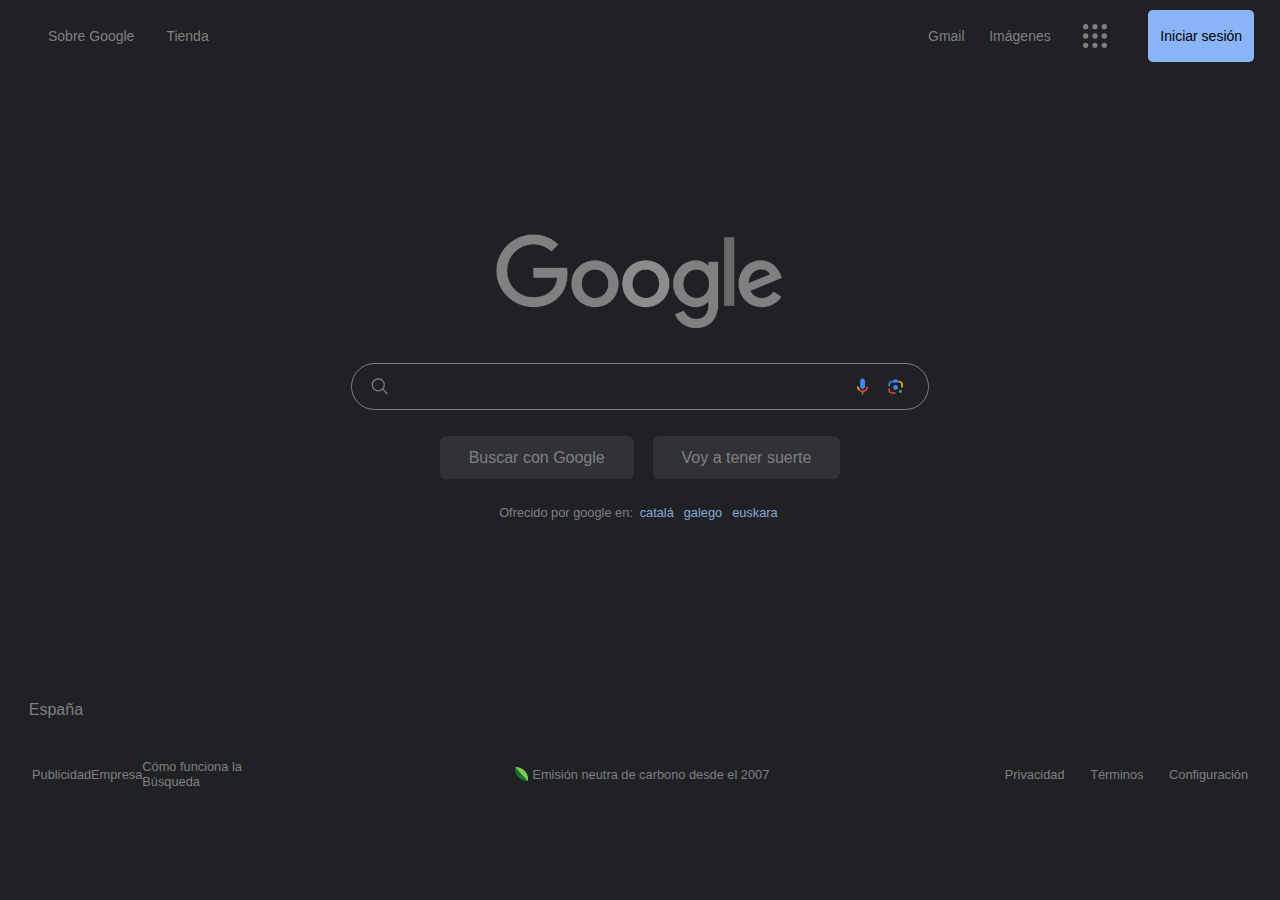
<file: index.html>
<!DOCTYPE html>
<html lang="en">
<head>
    <meta charset="UTF-8">
    <meta http-equiv="X-UA-Compatible" content="IE=edge">
    <meta name="viewport" content="width=device-width, initial-scale=1.0">
    <link rel="stylesheet" href="./css/style.css">
    <title>Google page</title>
</head>
<body>
    
<div class="header">
    <div class="left">
        <div><a href="https://about.google/?fg=1&utm_source=google-ES&utm_medium=referral&utm_campaign=hp-header">Sobre Google</a></div>
        <div><a href="https://store.google.com/ES/?utm_source=hp_header&utm_medium=google_ooo&utm_campaign=GS100042&hl=es-ES&pli=1">Tienda</a></div>
    </div>
    <div></div>
    <div class="right">
        <div class="gmail"><a href="https://mail.google.com/"> Gmail</a></div>
        <div class="imagenes"><a href="https://www.google.es/imghp?hl=es&authuser=0&ogbl">Imágenes</a></div>
        <div class="main"> <div class="circle-main"><svg xmlns="http://www.w3.org/2000/svg" xmlns:xlink="http://www.w3.org/1999/xlink" width="48" height="48" viewBox="0 0 48 48"><path fill="#808080" d="M10 14a4 4 0 1 0 0-8a4 4 0 0 0 0 8Zm14 0a4 4 0 1 0 0-8a4 4 0 0 0 0 8Zm14 0a4 4 0 1 0 0-8a4 4 0 0 0 0 8ZM10 28a4 4 0 1 0 0-8a4 4 0 0 0 0 8Zm14 0a4 4 0 1 0 0-8a4 4 0 0 0 0 8Zm14 0a4 4 0 1 0 0-8a4 4 0 0 0 0 8ZM10 42a4 4 0 1 0 0-8a4 4 0 0 0 0 8Zm14 0a4 4 0 1 0 0-8a4 4 0 0 0 0 8Zm14 0a4 4 0 1 0 0-8a4 4 0 0 0 0 8Z"></path></svg></div></div>
        <div class="box-sesion"><div class="sesion">Iniciar sesión</div>
    </div>
    </div>

</div>

<div class="info">
    <div class="box-title"><img class="logo-google" src="./images/google-white.png" alt="Google"></div>
    
    <div class="box-input">
        <svg class="search-icon" xmlns="http://www.w3.org/2000/svg" xmlns:xlink="http://www.w3.org/1999/xlink" width="32" height="32" viewBox="0 0 32 32"><path fill="#808080" d="m29 27.586l-7.552-7.552a11.018 11.018 0 1 0-1.414 1.414L27.586 29ZM4 13a9 9 0 1 1 9 9a9.01 9.01 0 0 1-9-9Z"></path></svg>



        <input type="text" class="input">



       <div class="icons-right">
        <svg class="goxjub" focusable="false" viewBox="0 0 24 24" xmlns="http://www.w3.org/2000/svg"><path fill="#4285f4" d="m12 15c1.66 0 3-1.31 3-2.97v-7.02c0-1.66-1.34-3.01-3-3.01s-3 1.34-3 3.01v7.02c0 1.66 1.34 2.97 3 2.97z"></path><path fill="#34a853" d="m11 18.08h2v3.92h-2z"></path><path fill="#fbbc05" d="m7.05 16.87c-1.27-1.33-2.05-2.83-2.05-4.87h2c0 1.45 0.56 2.42 1.47 3.38v0.32l-1.15 1.18z"></path><path fill="#ea4335" d="m12 16.93a4.97 5.25 0 0 1 -3.54 -1.55l-1.41 1.49c1.26 1.34 3.02 2.13 4.95 2.13 3.87 0 6.99-2.92 6.99-7h-1.99c0 2.92-2.24 4.93-5 4.93z"></path></svg>
        <svg class="Gdd5U" focusable="false" viewBox="0 0 192 192" xmlns="http://www.w3.org/2000/svg"><rect fill="none" height="192" width="192"></rect><g><circle fill="#34a853" cx="144.07" cy="144" r="16"></circle><circle fill="#4285f4" cx="96.07" cy="104" r="24"></circle><path fill="#ea4335" d="M24,135.2c0,18.11,14.69,32.8,32.8,32.8H96v-16l-40.1-0.1c-8.8,0-15.9-8.19-15.9-17.9v-18H24V135.2z"></path><path fill="#fbbc05" d="M168,72.8c0-18.11-14.69-32.8-32.8-32.8H116l20,16c8.8,0,16,8.29,16,18v30h16V72.8z"></path><path fill="#4285f4" d="M112,24l-32,0L68,40H56.8C38.69,40,24,54.69,24,72.8V92h16V74c0-9.71,7.2-18,16-18h80L112,24z"></path></g></svg>
       </div>
    </div>

    <div class="buttons">
        <div class="button-buscar">Buscar con Google</div>
        <div class="button-suerte">Voy a tener suerte</div>
    </div>
    <div class="languajes">Ofrecido por google en: 

        <a href="" class="idiomas">catalá</a>
        <a href="" class="idiomas">galego</a>
        <a href="" class="idiomas">euskara</a>


    </div>

</div>

<div class="footer">
    <div class="footer-box-top">
        <div class="pais">
            España
        </div>
    </div>
    <div class="footer-box-bottom">
        <div class="footer-left">
            <div><a href="https://ads.google.com/intl/es_es/home/?subid=ww-ww-et-g-awa-a-g_hpafoot1_1!o2&utm_source=google.com&utm_medium=referral&utm_campaign=google_hpafooter&fg=1">Publicidad</a></div>
            <div><a href="https://smallbusiness.withgoogle.com/intl/es_es/?subid=es-es-et-g-awa-a-g_hpbfoot1_1!o2&utm_source=google&utm_medium=ep&utm_campaign=google_hpbfooter&utm_content=google_hpbfooter&gmbsrc=es-es-et-gs-z-gmb-s-z-u~sb-g4sb_srvcs-u#!/">Empresa</a></div>
            <div><a href="https://www.google.com/search/howsearchworks/?fg=1">Cómo funciona la Búsqueda</a></div>
        </div>
        <div class="footer-center"> <img class="leaf" src="./images\leaf.png" alt=""><a href="https://sustainability.google/intl/es/carbon-free/?utm_source=googlehpfooter&utm_medium=housepromos&utm_campaign=bottom-footer&utm_content=#home"> Emisión neutra de carbono desde el 2007</a></div>
        <div class="footer-right">
            <div><a href="https://policies.google.com/privacy?hl=es&fg=1">Privacidad</a></div>
            <div><a href="https://policies.google.com/terms?hl=es&fg=1">Términos</a></div>
            <div><a href="">Configuración</a></div>
        </div>
    </div>
</div>




</body>
</html>
</file>
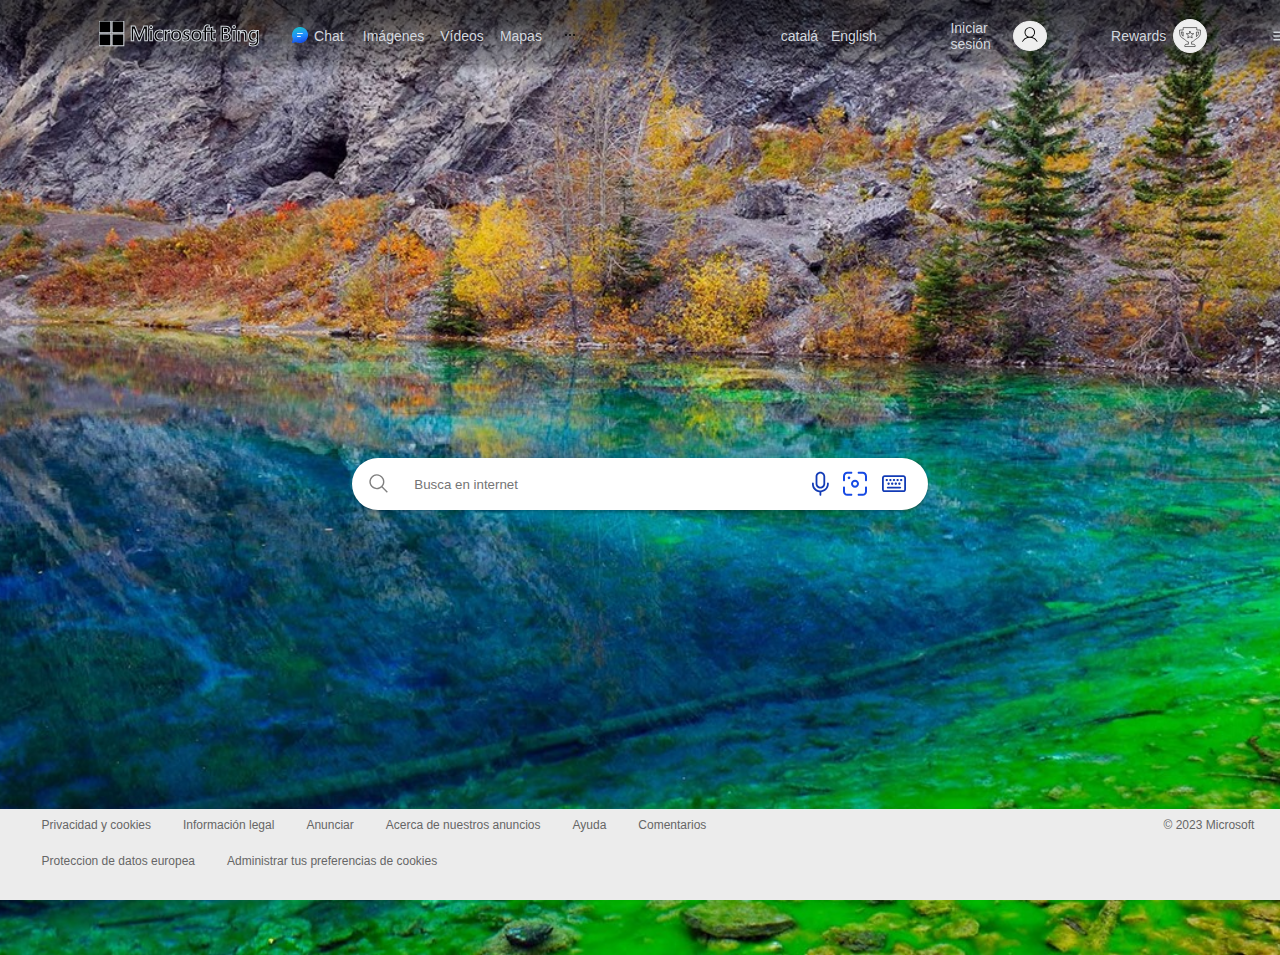
<file: bing/index.html>
<!DOCTYPE html>
<html lang="en">
  <head>
    <meta charset="UTF-8" />
    <meta http-equiv="X-UA-Compatible" content="IE=edge" />
    <meta name="viewport" content="width=device-width, initial-scale=1.0" />
    <link rel="stylesheet" href="./css/style.css" />
    <title>Bing page</title>
  </head>
  <body>
    <div class="header">
      <div class="box-logo">
        <div class="box-logo">
            <svg
              class="logo"
              role="img"
              viewBox="0 0 154 28"
              aria-label="Bing"
              tabindex="0"
            >
              <svg class="squares" aria-hidden="true">
                <path stroke="#d2d7de" class="top_l" d="M11.35 0H0v11.35h11.35z"></path>
                <path stroke="#d2d7de" class="top_r" d="M23.88 0H12.53v11.35h11.35z"></path>
                <path stroke="#d2d7de" class="bom_l" d="M11.35 12.53H0v11.35h11.35z"></path>
                <path stroke="#d2d7de" class="bom_r" d="M23.88 12.53H12.53v11.35h11.35z"></path>
              </svg>
              <path
              stroke="#d2d7de"
                d="M46.55 4.77V19.1h-2.48V7.87h-.05L39.59 19.1h-1.65L33.37 7.87h-.03V19.1h-2.3V4.77h3.57l4.11 10.62h.06l4.35-10.62zm2.08 1.1c0-.4.15-.74.44-1.01.29-.27.63-.4 1.03-.4a1.44 1.44 0 011.48 1.4c0 .4-.14.73-.43 1-.28.26-.64.4-1.05.4s-.76-.14-1.04-.41c-.29-.27-.43-.6-.43-.99zm2.67 2.96V19.1h-2.42V8.83zm7.34 8.51c.35 0 .75-.08 1.18-.24.44-.17.84-.39 1.2-.66v2.24c-.38.22-.82.4-1.3.5a7.2 7.2 0 01-1.62.17 4.97 4.97 0 01-3.7-1.43A4.99 4.99 0 0153 14.26c0-1.65.48-3.01 1.45-4.08.96-1.07 2.33-1.6 4.1-1.6a5.62 5.62 0 012.48.58v2.31a5 5 0 00-1.14-.63 3.32 3.32 0 00-1.2-.23c-.95 0-1.72.31-2.3.93s-.89 1.46-.89 2.51c0 1.04.29 1.85.85 2.43.56.58 1.33.86 2.3.86zm9.27-8.68a2.54 2.54 0 01.91.14v2.45a2.56 2.56 0 00-1.44-.4c-.6 0-1.1.26-1.5.76s-.62 1.27-.62 2.3v5.2h-2.42V8.82h2.42v1.62h.04c.22-.56.56-1 1-1.31.45-.32.98-.48 1.6-.48zm1.04 5.46c0-1.7.48-3.05 1.44-4.04s2.3-1.49 4-1.49c1.6 0 2.85.48 3.76 1.43s1.35 2.25 1.35 3.88c0 1.66-.48 2.99-1.44 3.97a5.22 5.22 0 01-3.92 1.48c-1.59 0-2.85-.47-3.79-1.4a5.17 5.17 0 01-1.4-3.83zm2.52-.08c0 1.07.24 1.89.73 2.46s1.18.84 2.09.84c.87 0 1.54-.28 2-.84s.7-1.41.7-2.52c0-1.1-.24-1.94-.72-2.5a2.48 2.48 0 00-2-.85c-.89 0-1.57.3-2.06.88-.5.6-.74 1.44-.74 2.53zm11.63-2.51c0 .35.1.62.33.82.22.2.7.44 1.46.74.96.39 1.64.82 2.03 1.3.39.49.58 1.07.58 1.76 0 .96-.37 1.74-1.11 2.33s-1.75.88-3.01.88a7.25 7.25 0 01-2.73-.56v-2.37c.44.3.91.55 1.42.73.5.18.97.27 1.38.27.55 0 .95-.08 1.21-.23.26-.16.39-.41.39-.77 0-.34-.14-.62-.4-.85-.28-.23-.79-.5-1.54-.8-.89-.37-1.52-.79-1.9-1.26s-.56-1.05-.56-1.77c0-.93.37-1.7 1.1-2.29.75-.6 1.7-.9 2.87-.9a7.06 7.06 0 012.33.44v2.3c-.32-.22-.7-.4-1.12-.56a3.74 3.74 0 00-1.27-.23c-.46 0-.82.1-1.07.27a.86.86 0 00-.4.75zm5.44 2.59c0-1.7.48-3.05 1.44-4.04a5.3 5.3 0 014-1.49c1.6 0 2.86.48 3.76 1.43s1.35 2.25 1.35 3.88c0 1.66-.48 2.99-1.44 3.97a5.22 5.22 0 01-3.91 1.48c-1.6 0-2.86-.47-3.8-1.4a5.17 5.17 0 01-1.4-3.83zm2.52-.08c0 1.07.24 1.89.73 2.46s1.18.84 2.1.84c.87 0 1.54-.28 2-.84s.7-1.41.7-2.52c0-1.1-.25-1.94-.72-2.5a2.48 2.48 0 00-2-.85c-.89 0-1.58.3-2.07.88a3.8 3.8 0 00-.74 2.53zm16.06-3.23h-3.6v8.3h-2.45v-8.3h-1.72V8.83h1.72V7.4a3.56 3.56 0 013.75-3.69c.3 0 .56.02.78.05.23.03.43.08.6.14v2.09a2.42 2.42 0 00-1.1-.27c-.51 0-.9.16-1.18.47-.27.32-.4.78-.4 1.4v1.25h3.6V6.53l2.42-.74v3.05H112v1.97h-2.45v4.8c0 .64.12 1.09.35 1.35.23.26.59.39 1.08.39a2.35 2.35 0 001.02-.34v2c-.15.09-.4.17-.76.24s-.7.1-1.06.1c-1.01 0-1.78-.26-2.29-.8-.5-.55-.76-1.36-.76-2.46v-5.28z"
              ></path>
              <path
              stroke="#d2d7de"
                class="b_text"
                d="M117.5 19.24V5.07h4.5c1.37 0 2.46.3 3.26.9.8.6 1.2 1.38 1.2 2.34 0 .8-.23 1.5-.68 2.1a3.68 3.68 0 01-1.89 1.26v.04c.98.11 1.75.47 2.33 1.09.59.6.88 1.4.88 2.37 0 1.21-.48 2.2-1.43 2.94s-2.16 1.13-3.62 1.13zm2.35-12.28v4.03h1.52c.82 0 1.46-.2 1.92-.57.47-.4.7-.94.7-1.64 0-1.22-.81-1.82-2.43-1.82zm0 5.92v4.48h2c.88 0 1.56-.2 2.03-.6.48-.41.72-.97.72-1.68 0-1.47-1.01-2.2-3.05-2.2zM129.97 7c-.37 0-.7-.13-.96-.37-.27-.24-.4-.55-.4-.93s.13-.69.4-.94.59-.37.97-.37.71.12.98.37.4.57.4.94c0 .36-.13.66-.4.92-.27.25-.6.38-.99.38zm1.14 12.24h-2.29V9.12h2.3zM142.46 19.24h-2.29v-5.7c0-1.9-.67-2.84-2-2.84-.7 0-1.28.27-1.74.8a2.9 2.9 0 00-.68 1.97v5.77h-2.3V9.12h2.3v1.68h.04a3.6 3.6 0 013.28-1.92c1.1 0 1.94.36 2.52 1.08.58.71.87 1.74.87 3.1zM153.81 18.43c0 3.71-1.86 5.57-5.6 5.57a8.35 8.35 0 01-3.45-.66v-2.1c1.1.64 2.16.95 3.15.95 2.4 0 3.61-1.18 3.61-3.55v-1.1h-.04a3.71 3.71 0 01-3.42 1.93 3.72 3.72 0 01-2.98-1.34 5.49 5.49 0 01-1.13-3.63c0-1.72.4-3.08 1.22-4.1s1.92-1.52 3.34-1.52c1.33 0 2.32.55 2.97 1.64h.04v-1.4h2.3zm-2.27-3.82v-1.32c0-.71-.24-1.32-.71-1.82a2.3 2.3 0 00-1.76-.76c-.87 0-1.55.33-2.04.97a4.34 4.34 0 00-.74 2.69c0 1 .24 1.79.7 2.39.48.6 1.1.89 1.88.89.8 0 1.44-.29 1.93-.85.5-.58.74-1.3.74-2.2z"
              ></path>
            </svg>
        </div>
      </div>

      <div class="left">
        <div class="box-chat">
          <div>
            <a href=""><img src="./images/chat.png" alt="" /></a>
          </div>
          <div><a href="">Chat</a></div>
        </div>
        <div><a href="">Imágenes</a></div>
        <div><a href="">Vídeos</a></div>
        <div><a href="">Mapas</a></div>
        <div>
          <a href=""
            ><svg
              xmlns="http://www.w3.org/2000/svg"
              xmlns:xlink="http://www.w3.org/1999/xlink"
              width="24"
              height="24"
              viewBox="0 0 24 24"
            >
              <path
                fill="none"
                stroke="#000000"
                stroke-linecap="round"
                stroke-linejoin="round"
                stroke-width="2"
                d="M12 12h.01M8 12h.01M16 12h.01"
              ></path></svg
          ></a>
        </div>
      </div>

      <div></div>
      <div class="right">
        <div class="languajes">
          <div><a href="">catalá</a></div>
          <div><a href="">English</a></div>
        </div>
        <div class="login">
          <div class="text-login"> <a href=""> Iniciar sesión</a></div>
          <div class="image-login">
            <svg
              xmlns="http://www.w3.org/2000/svg"
              xmlns:xlink="http://www.w3.org/1999/xlink"
              width="256"
              height="256"
              viewBox="0 0 256 256"
            >
              <path
                fill="#000000"
                d="M230.2 213a118.3 118.3 0 0 0-70.5-54.6a70 70 0 1 0-63.4 0A118.3 118.3 0 0 0 25.8 213a5.9 5.9 0 0 0 2.2 8.2a6 6 0 0 0 8.2-2.2a106 106 0 0 1 183.6 0a6 6 0 0 0 5.2 3a6.4 6.4 0 0 0 3-.8a5.9 5.9 0 0 0 2.2-8.2ZM70 96a58 58 0 1 1 58 58a58 58 0 0 1-58-58Z"
              ></path>
            </svg>
          </div>
        </div>
        <div class="rewards">
          <div class="text-rewards"> <a href=""> Rewards </a></div>
          <div class="image-rewards">
            <svg
              xmlns="http://www.w3.org/2000/svg"
              xmlns:xlink="http://www.w3.org/1999/xlink"
              width="48"
              height="48"
              viewBox="0 0 48 48"
            >
              <path
                fill="none"
                stroke="#000000"
                stroke-linecap="round"
                stroke-linejoin="round"
                d="M11.28 9v3.82H4.5v3.74c0 6.26 1.86 9.75 6.33 11.92a21 21 0 0 1 4.56 3.31a11.08 11.08 0 0 0 3.92 2.69L21 35v4.53h-2.58c-3.12 0-4.17.71-4.17 2.82v1.42h19.5V42.5c0-2.07-1.28-3-4.24-3H27V35l1.72-.51a11 11 0 0 0 3.92-2.7a22.75 22.75 0 0 1 4.74-3.47a11.08 11.08 0 0 0 5.71-6.49a27.27 27.27 0 0 0 .44-5.29v-3.71h-6.81V9ZM24 15.37l2.05 4.24h4.94l-3.87 3.57l1.11 4.56L24 25.47l-4.23 2.3l1.11-4.56L17 19.64h4.95ZM8.06 16.64h3.16v7.88c-.33.2-1.36-1-2.11-2.37a11.81 11.81 0 0 1-.81-3.28Zm28.72 0h3.44l-.29 2.2a7.5 7.5 0 0 1-2.07 4.9a3.68 3.68 0 0 1-1.11 1Z"
              ></path>
            </svg>
          </div>
        </div>
        <div class="menu">
          <svg
            xmlns="http://www.w3.org/2000/svg"
            xmlns:xlink="http://www.w3.org/1999/xlink"
            width="24"
            height="24"
            viewBox="0 0 24 24"
          >
            <path
              fill="#d2d7de"
              d="M4 18h16c.55 0 1-.45 1-1s-.45-1-1-1H4c-.55 0-1 .45-1 1s.45 1 1 1zm0-5h16c.55 0 1-.45 1-1s-.45-1-1-1H4c-.55 0-1 .45-1 1s.45 1 1 1zM3 7c0 .55.45 1 1 1h16c.55 0 1-.45 1-1s-.45-1-1-1H4c-.55 0-1 .45-1 1z"
            ></path>
          </svg>
        </div>
      </div>
    </div>

    <div class="info">
      <div class="box-input">
        <svg
          class="search-icon"
          xmlns="http://www.w3.org/2000/svg"
          xmlns:xlink="http://www.w3.org/1999/xlink"
          width="32"
          height="32"
          viewBox="0 0 32 32"
        >
          <path
            fill="#808080"
            d="m29 27.586l-7.552-7.552a11.018 11.018 0 1 0-1.414 1.414L27.586 29ZM4 13a9 9 0 1 1 9 9a9.01 9.01 0 0 1-9-9Z"
          ></path>
        </svg>

        <input type="text" class="input" placeholder="Busca en internet" />
        <div class="icons-right">
          <svg
            width="17"
            height="24"
            viewBox="0 0 17 24"
            fill="none"
            xmlns="http://www.w3.org/2000/svg"
          >
            <path
              d="M15.9 10.8C16.3556 10.8 16.7322 11.1386 16.7918 11.5778L16.8 11.7V12.3C16.8 16.5713 13.494 20.0705 9.3012 20.378L9.3 23.1C9.3 23.597 8.89704 24 8.4 24C7.94436 24 7.5678 23.6614 7.50816 23.2222L7.5 23.1V20.3782C3.39988 20.0779 0.147396 16.7256 0.00487175 12.5836L0 12.3V11.7C0 11.203 0.402948 10.8 0.9 10.8C1.35564 10.8 1.73219 11.1386 1.79178 11.5778L1.8 11.7V12.3C1.8 15.6924 4.48134 18.4585 7.84032 18.5947L8.1 18.6H8.7C12.0924 18.6 14.8585 15.9187 14.9947 12.5597L15 12.3V11.7C15 11.203 15.403 10.8 15.9 10.8ZM8.4 0C11.0509 0 13.2 2.14903 13.2 4.8V12C13.2 14.6509 11.0509 16.8 8.4 16.8C5.74903 16.8 3.6 14.6509 3.6 12V4.8C3.6 2.14903 5.74903 0 8.4 0ZM8.4 1.8C6.74316 1.8 5.4 3.14315 5.4 4.8V12C5.4 13.6568 6.74316 15 8.4 15C10.0568 15 11.4 13.6568 11.4 12V4.8C11.4 3.14315 10.0568 1.8 8.4 1.8Z"
              fill="#123BB6"
            ></path>
          </svg>
          <svg
            fill="none"
            height="24"
            viewBox="0 0 24 24"
            width="24"
            xmlns="http://www.w3.org/2000/svg"
          >
            <path
              d="m19.6667 0c2.3932 0 4.3333 1.94011 4.3333 4.33333v4c0 .55228-.4477 1-1 1s-1-.44772-1-1v-4c0-1.28866-1.0447-2.33333-2.3333-2.33333h-4c-.5523 0-1-.44772-1-1s.4477-1 1-1zm-15.33337 0c-2.39324 0-4.33333 1.94009-4.33333 4.33333v4c0 .55228.44772 1 1 1s1-.44772 1-1v-4c0-1.28866 1.04467-2.33333 2.33333-2.33333h4c.55228 0 1-.44772 1-1s-.44772-1-1-1zm15.33337 24c2.3932 0 4.3333-1.9401 4.3333-4.3333v-4c0-.5523-.4477-1-1-1s-1 .4477-1 1v4c0 1.2886-1.0447 2.3333-2.3333 2.3333h-4c-.5523 0-1 .4477-1 1s.4477 1 1 1zm-19.6667-4.3333c0 2.3932 1.94009 4.3333 4.33333 4.3333h4c.55228 0 1-.4477 1-1s-.44772-1-1-1h-4c-1.28866 0-2.33333-1.0447-2.33333-2.3333v-4c0-.5523-.44772-1-1-1s-1 .4477-1 1zm12-3.6667c2.2092 0 4-1.7908 4-4s-1.7908-4-4-4-4 1.7908-4 4 1.7908 4 4 4zm0-2c-1.1045 0-2-.8955-2-2s.8955-2 2-2 2 .8955 2 2-.8955 2-2 2zm-6-6.66667c.73639 0 1.33333-.59694 1.33333-1.33333 0-.73637-.59694-1.33333-1.33333-1.33333-.73637 0-1.33333.59696-1.33333 1.33333 0 .73639.59696 1.33333 1.33333 1.33333z"
              fill="#174ae4"
            />
          </svg>
          <svg
            aria-hidden="true"
            width="24"
            height="17"
            viewBox="0 0 24 17"
            fill="none"
            xmlns="http://www.w3.org/2000/svg"
          >
            <path
              d="M21.2944 0C22.7856 0 23.9944 1.20886 23.9944 2.70005V14.1058C23.9944 15.597 22.7856 16.8059 21.2944 16.8059H2.7C1.20883 16.8059 0 15.597 0 14.1058V2.70005C0 1.20886 1.20883 0 2.7 0H21.2944ZM21.2944 1.80004H2.7C2.20294 1.80004 1.8 2.20299 1.8 2.70005V14.1058C1.8 14.6029 2.20294 15.0058 2.7 15.0058H21.2944C21.7915 15.0058 22.1944 14.6029 22.1944 14.1058V2.70005C22.1944 2.20299 21.7915 1.80004 21.2944 1.80004ZM5.69999 11.4002H18.3C18.797 11.4002 19.2 11.8032 19.2 12.3002C19.2 12.7559 18.8613 13.1325 18.4221 13.1921L18.3 13.2003H5.69999C5.20294 13.2003 4.79999 12.7973 4.79999 12.3002C4.79999 11.8446 5.13857 11.468 5.57787 11.4084L5.69999 11.4002H18.3H5.69999ZM17.4 7.20014C18.0627 7.20014 18.6 7.7374 18.6 8.40017C18.6 9.06294 18.0627 9.60019 17.4 9.60019C16.7372 9.60019 16.2 9.06294 16.2 8.40017C16.2 7.7374 16.7372 7.20014 17.4 7.20014ZM10.2059 7.20014C10.8686 7.20014 11.4059 7.7374 11.4059 8.40017C11.4059 9.06294 10.8686 9.60019 10.2059 9.60019C9.54309 9.60019 9.00584 9.06294 9.00584 8.40017C9.00584 7.7374 9.54309 7.20014 10.2059 7.20014ZM6.60584 7.20014C7.26858 7.20014 7.80584 7.7374 7.80584 8.40017C7.80584 9.06294 7.26858 9.60019 6.60584 9.60019C5.9431 9.60019 5.40585 9.06294 5.40585 8.40017C5.40585 7.7374 5.9431 7.20014 6.60584 7.20014ZM13.8059 7.20014C14.4686 7.20014 15.0059 7.7374 15.0059 8.40017C15.0059 9.06294 14.4686 9.60019 13.8059 9.60019C13.1431 9.60019 12.6059 9.06294 12.6059 8.40017C12.6059 7.7374 13.1431 7.20014 13.8059 7.20014ZM4.79999 3.60007C5.46273 3.60007 5.99999 4.13735 5.99999 4.8001C5.99999 5.46285 5.46273 6.00012 4.79999 6.00012C4.13726 6.00012 3.59999 5.46285 3.59999 4.8001C3.59999 4.13735 4.13726 3.60007 4.79999 3.60007ZM8.39413 3.60007C9.05688 3.60007 9.59413 4.13735 9.59413 4.8001C9.59413 5.46285 9.05688 6.00012 8.39413 6.00012C7.73139 6.00012 7.19413 5.46285 7.19413 4.8001C7.19413 4.13735 7.73139 3.60007 8.39413 3.60007ZM11.9941 3.60007C12.6569 3.60007 13.1941 4.13735 13.1941 4.8001C13.1941 5.46285 12.6569 6.00012 11.9941 6.00012C11.3313 6.00012 10.7941 5.46285 10.7941 4.8001C10.7941 4.13735 11.3313 3.60007 11.9941 3.60007ZM15.5941 3.60007C16.2568 3.60007 16.7941 4.13735 16.7941 4.8001C16.7941 5.46285 16.2568 6.00012 15.5941 6.00012C14.9313 6.00012 14.3941 5.46285 14.3941 4.8001C14.3941 4.13735 14.9313 3.60007 15.5941 3.60007ZM19.1941 3.60007C19.8568 3.60007 20.3941 4.13735 20.3941 4.8001C20.3941 5.46285 19.8568 6.00012 19.1941 6.00012C18.5313 6.00012 17.9941 5.46285 17.9941 4.8001C17.9941 4.13735 18.5313 3.60007 19.1941 3.60007Z"
              fill="#123BB6"
            ></path>
          </svg>
        </div>
      </div>
    </div>

    <div class="footer">
      <div class="footer-left">

        <a href="">Privacidad y cookies</a>
        <a href="">Información legal</a>
        <a href="">Anunciar</a>
        <a href="">Acerca de nuestros anuncios</a>
        <a href="">Ayuda</a>
        <a href="">Comentarios</a>
        <a href="">Proteccion de datos europea</a>
        <a href="">Administrar tus preferencias de cookies</a>

      </div>
      <div class="footer-right">
        <a href="">&#169; 2023 Microsoft</a>
      </div>
    </div>
  </body>
</html>
</file>
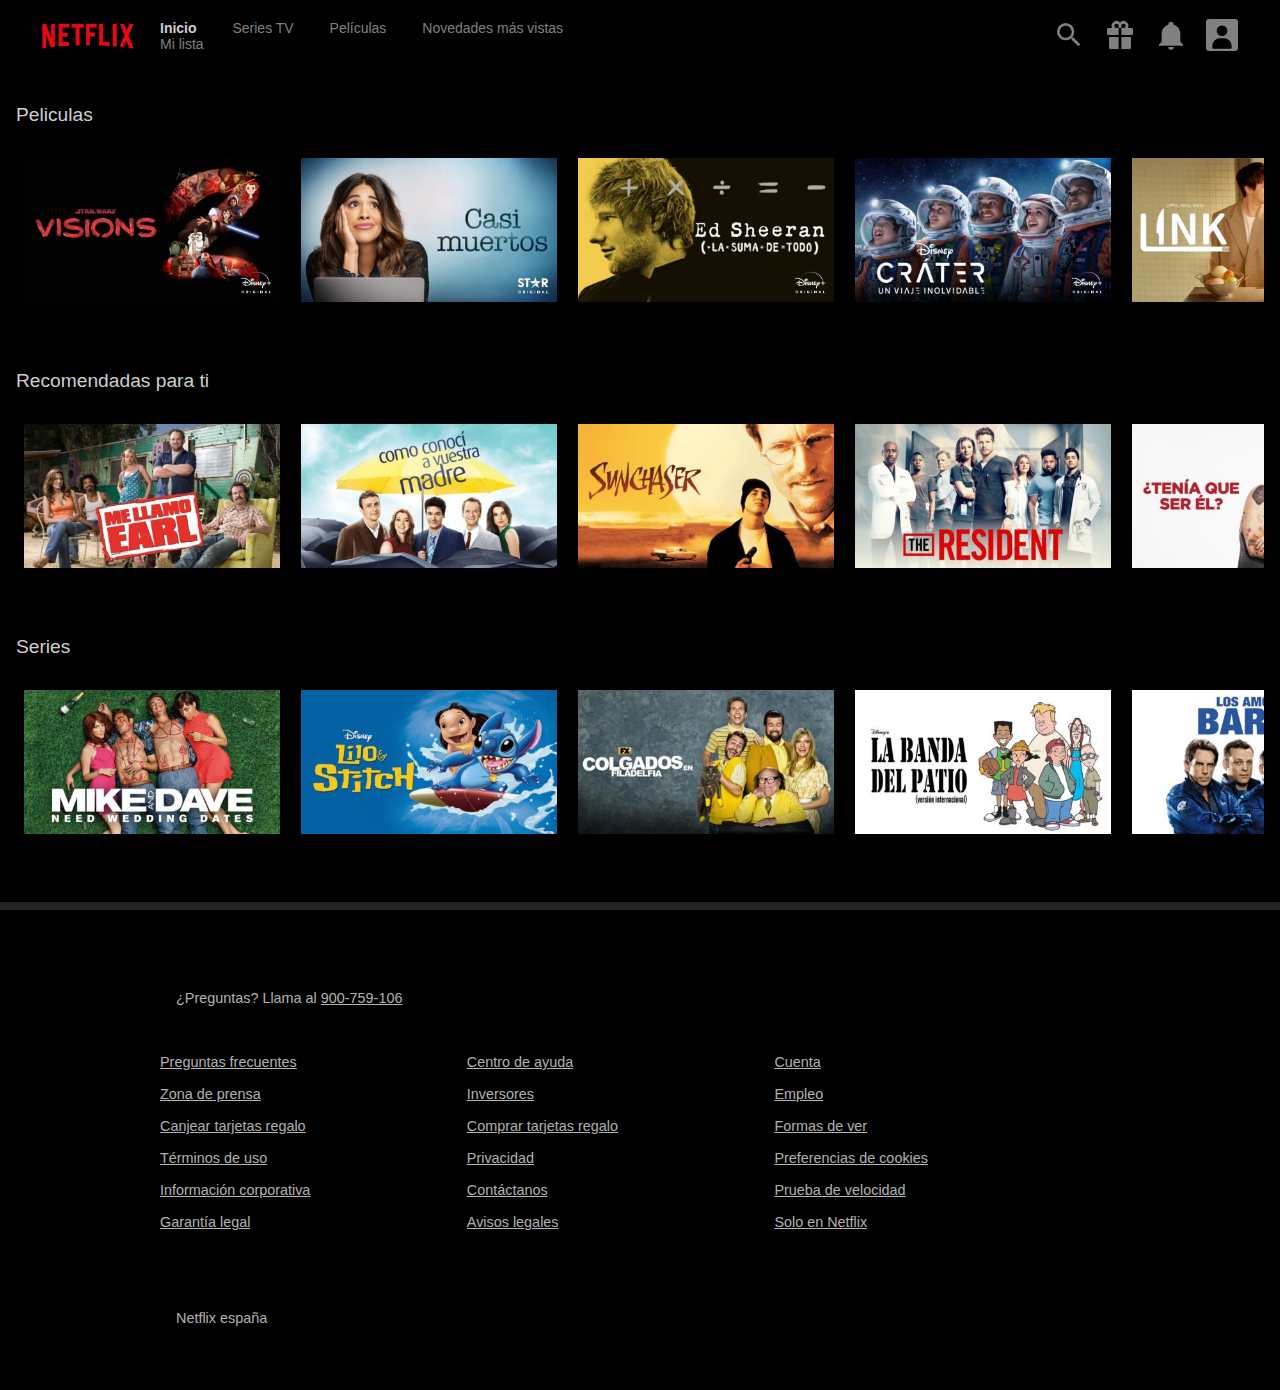
<file: netflix/index.html>
<!DOCTYPE html>
<html lang="en">
<head>
    <meta charset="UTF-8">
    <meta http-equiv="X-UA-Compatible" content="IE=edge">
    <meta name="viewport" content="width=device-width, initial-scale=1.0">
    <link rel="stylesheet" href="./css/style.css">
    <title>Netflix page</title>
</head>
<body>
    
    <div class="header">
        <div class="left">
            <div class="logo"><img  class="logo-imagen" src="./images/logo.png" alt=""></div>
            <div class="logo-movil"><img  class="logo-imagen-movil" src="./images/logo-movil.png" alt=""></div>
            <div class="menu">
                <a class="selected" href="">Inicio</a>
                <a href="">Series TV</a>
                <a href="">Películas</a>
                <a href="">Novedades más vistas</a>
                <a href="">Mi lista</a>    
            </div>
        </div>
        <div></div>
        <div class="right">
        <div class="search"> <a href=""> <svg xmlns="http://www.w3.org/2000/svg" xmlns:xlink="http://www.w3.org/1999/xlink" width="24" height="24" viewBox="0 0 24 24"><path fill="#808080" d="M15.5 14h-.79l-.28-.27A6.471 6.471 0 0 0 16 9.5A6.5 6.5 0 1 0 9.5 16c1.61 0 3.09-.59 4.23-1.57l.27.28v.79l5 4.99L20.49 19l-4.99-5zm-6 0C7.01 14 5 11.99 5 9.5S7.01 5 9.5 5S14 7.01 14 9.5S11.99 14 9.5 14z"></path></svg></a></div>
        <div class="gift"> <a href=""> <svg xmlns="http://www.w3.org/2000/svg" xmlns:xlink="http://www.w3.org/1999/xlink" width="512" height="512" viewBox="0 0 512 512"><path fill="none" d="M346 110a34 34 0 0 0-68 0v34h34a34 34 0 0 0 34-34Zm-112 0a34 34 0 1 0-34 34h34Z"></path><path fill="#808080" d="M234 144h44v112h164a22 22 0 0 0 22-22v-68a22 22 0 0 0-22-22h-59.82A77.95 77.95 0 0 0 256 55.79A78 78 0 0 0 129.81 144H70a22 22 0 0 0-22 22v68a22 22 0 0 0 22 22h164Zm44-34a34 34 0 1 1 34 34h-34Zm-112 0a34 34 0 1 1 68 0v34h-34a34 34 0 0 1-34-34Zm112 370h132a22 22 0 0 0 22-22V288H278ZM80 458a22 22 0 0 0 22 22h132V288H80Z"></path></svg></a></div>
        <div class="notifications"> <a href=""> <svg xmlns="http://www.w3.org/2000/svg" xmlns:xlink="http://www.w3.org/1999/xlink" width="24" height="24" viewBox="0 0 24 24"><path fill="#808080" d="M21 19v1H3v-1l2-2v-6c0-3.1 2.03-5.83 5-6.71V4a2 2 0 0 1 2-2a2 2 0 0 1 2 2v.29c2.97.88 5 3.61 5 6.71v6l2 2m-7 2a2 2 0 0 1-2 2a2 2 0 0 1-2-2"></path></svg></a></div>
        <div class="user"> <a href=""><svg xmlns="http://www.w3.org/2000/svg" xmlns:xlink="http://www.w3.org/1999/xlink" width="15" height="15" viewBox="0 0 15 15"><path fill="#808080" fill-rule="evenodd" d="M1.5 0A1.5 1.5 0 0 0 0 1.5v12A1.5 1.5 0 0 0 1.5 15h12a1.5 1.5 0 0 0 1.5-1.5v-12A1.5 1.5 0 0 0 13.5 0h-12Zm5 9A3.5 3.5 0 0 0 3 12.5v1a.5.5 0 0 0 .5.5h8a.5.5 0 0 0 .5-.5v-1A3.5 3.5 0 0 0 8.5 9h-2ZM5 5.5a2.5 2.5 0 1 1 5 0a2.5 2.5 0 0 1-5 0Z" clip-rule="evenodd"></path></svg></a></div>
        </div>
    </div>


<div class="info">
    <div class="row">
        <div class="row-title">Peliculas</div>
        <div class="row-films">
            <div class="film"><img src="./images/film1.jpg" alt=""></div>
            <div class="film"><img src="./images/film2.jpg" alt=""></div>
            <div class="film"><img src="./images/film3.jpg" alt=""></div>
            <div class="film"><img src="./images/film4.jpg" alt=""></div>
            <div class="film"><img src="./images/film5.jpg" alt=""></div>
            <div class="film"><img src="./images/film6.jpg" alt=""></div>
            <div class="film"><img src="./images/film7.jpg" alt=""></div>
            <div class="film"><img src="./images/film8.jpg" alt=""></div>
        </div>
    </div>
    <div class="row">
        <div class="row-title">Recomendadas para ti</div>
        <div class="row-films">
            <div class="film"><img src="./images/film9.jpg" alt=""></div>
            <div class="film"><img src="./images/film10.jpg" alt=""></div>
            <div class="film"><img src="./images/film11.jpg" alt=""></div>
            <div class="film"><img src="./images/film12.jpg" alt=""></div>
            <div class="film"><img src="./images/film13.jpg" alt=""></div>
            <div class="film"><img src="./images/film14.jpg" alt=""></div>
            <div class="film"><img src="./images/film15.jpg" alt=""></div>
            <div class="film"><img src="./images/film16.jpg" alt=""></div>
        </div>
    </div>
    <div class="row">
        <div class="row-title">Series</div>
        <div class="row-films">
            <div class="film"><img src="./images/film17.jpg" alt=""></div>
            <div class="film"><img src="./images/film18.jpg" alt=""></div>
            <div class="film"><img src="./images/film19.jpg" alt=""></div>
            <div class="film"><img src="./images/film20.jpg" alt=""></div>
            <div class="film"><img src="./images/film21.jpg" alt=""></div>
            <div class="film"><img src="./images/film22.jpg" alt=""></div>
            <div class="film"><img src="./images/film23.jpg" alt=""></div>
            <div class="film"><img src="./images/film24.jpg" alt=""></div>
        </div>
    </div>

</div>

<div class="footer">
    <div class="preguntas">¿Preguntas? Llama al <a href="">900-759-106</a></div>
    <div class="footer-menu">
        <div class="column">
            <div><a href="">Preguntas frecuentes</a></div>
            <div><a href="">Zona de prensa</a></div>
            <div><a href="">Canjear tarjetas regalo</a></div>
            <div><a href="">Términos de uso</a></div>
            <div><a href="">Información corporativa</a></div>
            <div><a href="">Garantía legal</a></div>
        </div>
        <div class="column">
            <div><a href="">Centro de ayuda</a></div>
            <div><a href="">Inversores</a></div>
            <div><a href="">Comprar tarjetas regalo</a></div>
            <div><a href="">Privacidad</a></div>
            <div><a href="">Contáctanos</a></div>
            <div><a href="">Avisos legales</a></div>
        </div>
        <div class="column">
            <div><a href="">Cuenta</a></div>
            <div><a href="">Empleo</a></div>
            <div><a href="">Formas de ver</a></div>
            <div><a href="">Preferencias de cookies</a></div>
            <div><a href="">Prueba de velocidad</a></div>
            <div><a href="">Solo en Netflix</a></div>
        </div>
    </div>
    <div class="copyright">Netflix españa</div>
</div>




</body>
</html>
</file>
<file: css/style.css>
:root{
    font-size: 16px;

}


body{
    background-color: #202125;
}

*{
    font-family: sans-serif;
    margin: 0;
}

a{
    color: #808080;
    text-decoration: none;
}

a:hover{
    color: #808080;
    text-decoration: underline;
}

.header{
    display: grid;
    grid-template-rows: 8vh;
    grid-template-columns: 30% auto 30%;
    background-color: #202125;
}

.left{
    display: flex;
    align-items: center;
    justify-content: start;
    font-size: 14px;
    padding: 0 2rem;
}

.left>div{
    padding: 1rem;
}

.right{
    display: grid;
    font-size: 14px;
    grid-template-columns: auto auto auto auto;
    padding-left: 2rem;
    padding-right: 1rem;
}
.right>div{

    display: flex;
    align-items: center;
    
}

.main svg{
width: 2rem;
height: 2rem;
}

.circle-main{
    display: flex;
    align-content: center;
    justify-content: center;
    padding:0.2rem;
    border-radius: 50%;
    cursor: pointer;
}
.circle-main:hover{
    background-color: rgba(128,128,128, 0.3);
    padding:0.2rem;
    border-radius: 50%;
    cursor: pointer;
}


.box-sesion{
    display: flex;
    align-content: center;
    justify-content: center;
    background-color: #89B4F8;
    margin: 0.6rem;
    border-radius: 0.3rem;
    cursor: pointer;
}
.box-sesion:hover{
    background-color: #a4c4f8;
    cursor: pointer;
}


/*-------------------------------*/


.info{
    display: flex;
    justify-content: center;
    align-items: center;
    flex-direction: column;
    margin: 18vh 0vh;
    background-color: #202125;
}
.box-title{
    display: flex;
    justify-content: center;
    align-items: center;
}


.logo-google{
    width:18rem;
    height: auto;
}

.box-input{
    display: flex;
    justify-content: space-between;
    align-items: center;
    padding:0.8rem 1rem;
    margin-top: 2rem;
    width: 34rem;
    border:1px solid #808080;
    border-radius: 2rem;
}

.box-input:hover{

    background-color: rgba(	128, 128, 128, 0.2);


}

.icons-right{
display: flex;
align-items: end;
justify-content: end;
}

.icons-right>svg{
    margin: 0 0.5rem;
}

.info svg{
height:1.2rem;
margin-right: 0.4rem ;
}


input[type='text'] {
    margin:0 1rem;
    border: none;
    background-color: #202125;
    color: #fff;
    width: 100%;
}
input[type='text']:hover {
    margin:0 1rem;
    border: none;
    background-color: rgba(128, 128, 128, 0);
    color: #fff;
    width: 100%;
}

input[type='text']:focus-visible{
    outline:none;
}



.buttons{
    margin:1rem;
    display: flex;
}

.buttons>div {
    font-size: 1rem;
    margin: 0.6rem;
    padding: 0.8rem 1.8rem;
    display: flex;
    background-color: #303238;
    border-radius: 0.4rem;
    color: #808080;
}
.buttons>div:hover {
border:1px solid #808080;
    border-radius: 0.4rem;

}
.languajes{
    color: #808080;
    font-size: 0.8rem;
}

.idiomas{
    color:#86a9d7;
    margin:0 0.2rem;
}
.idiomas:hover{
    color:#86a9d7;

}



/*-----------------------*/
.footer-box-top{
    display: flex;
    justify-content: start;
    align-items: center;
    color: #808080;
    padding:1.2rem 1.8rem;
    font-size: 1rem;
}

.footer-box-bottom{
    display: grid;
    grid-template-rows: 8vh;
    grid-template-columns: 20% auto 20%;
    padding:0 2rem;
    font-size: .8rem;

}


.footer-left{
    display: flex;
    justify-content: space-between;
    align-items: center;
}


.footer-center{
    display: flex;
    justify-content: center;
    align-items: center;
    color: #808080;
}

.leaf{
    width:0.76rem;
    margin:0 0.3rem;
}


.footer-right{
    display: flex;
    justify-content: space-between;
    align-items: center;
}
</file>
<file: bing/css/style.css>
/*
HEADER
*/

:root{
    font-size: 16px;

}

body{
    
    background-image: url(../images/fondo.jpg) ;
    background-size: cover;
    background-repeat: no-repeat;
    background-position: center center;
    
}


*{
    font-family: sans-serif;
    margin: 0;
}


.header{
    background: rgb(0,0,0);
background: linear-gradient(180deg, rgba(0,0,0,0.6) 20%, rgba(0,0,0,0.2) 90%, rgba(0,0,0,0) 100%);
    display: grid;
    grid-template-rows: 8vh;
    grid-template-columns: 10% 40% auto 40%;
    padding: 0 10%;
}


.box-logo{
    display: flex;
    justify-content: center;
    align-items: center;

}

.left{
display: flex;
justify-content: center;
align-items: center;
}



a{
    color:#d2d7de;
    text-decoration: none;
}


a:hover{
    color:#fff;
    text-decoration: none;
}

.left>div{
    font-size: 14px;
    padding: 0.5rem;
}

.box-logo{
margin: 0 1rem;
}

.logo{
    width: 10rem;
    height: auto;
}



.box-chat{
    display: flex;
    justify-content: center;
    align-items: center;
}
.box-chat>div{
    padding:0 0.2rem;
}



.right{
    display: grid;
    grid-template-rows: 8vh;
    grid-template-columns: auto 40% auto 20%;
    font-size: 14px;
}

.right>div{
    font-size: 14px;
    padding: 0 2rem;

}

.languajes{
    display: flex;
    justify-content: center;
    align-items: center;
}
.languajes>div{
padding: 0 0.4rem;
}

.login{
    display: flex;
    justify-content: center;
    align-items: center;
}

.text-login{
    padding:2rem;
}

.image-login{
border: 1px solid #EEEEEE;
border-radius: 50%;
background-color: #EEEEEE;

}

.image-login>svg{
    width: 1.2rem;
    height: auto;
    padding: 0.2rem;
    
}

.login>div {
padding:0 0.2rem;
}

.rewards{
    display: flex;
   align-items: center;
}


.image-rewards{
border: 1px solid #EEEEEE;
border-radius: 50%;
background-color: #EEEEEE;
margin-left: 0.4rem;
width: 2rem;
height: 2rem;
}
.image-rewards>svg{
    width: 1.6rem;
    height: 1.6rem;
    padding: 0.2rem;
}

.menu{
    display: flex;
   align-items: center;
}


/*
INFO
*/


.info{
    display: flex;
    justify-content: center;
    align-items: center;
    flex-direction: column;
    margin: 14vh 0vh;
    height: 60vh;
}
.box-title{
    display: flex;
    justify-content: center;
    align-items: center;
}

.box-input{
    display: flex;
    justify-content: space-between;
    align-items: center;
    padding:0.8rem 1rem;
    margin-top: 2rem;
    width: 34rem;
    border-radius: 2rem;
    background-color: #fff;
    box-shadow: 0 2px 4px rgba(0,0,0,.3);
}



.icons-right{
display: flex;
align-items: end;
justify-content: end;
}

.icons-right>svg{
    margin: 0 0.5rem;
}

.info svg{
height:1.6rem;
margin-right: 0.4rem ;
}


input[type='text'] {
    margin:0 1rem;
    border: none;

    width: 100%;
}


input[type='text']:focus-visible{
    outline:none;
}



/*
FOOTER
*/




.footer{
position: sticky;
bottom: 0rem;
background-color: #ececec;
display: grid;
grid-template-rows: 8vh;
grid-template-columns: 70% auto ;
padding: 0.6rem 2%;
font-size: 12px;
}

.footer-left{
    display: flex;
    flex-wrap: wrap;
    justify-content: left;
    align-items: start;
}
.footer-left a{
margin: 0 1rem;
}

.footer-right{
    display: flex;
    justify-content: end;
    align-items: start;
}

.footer a{
    color:#666;
}
.footer a:hover{
    text-decoration: underline;
}
</file>
<file: netflix/css/style.css>
:root{
    font-size: 16px;

}


body{
    background-color: #000;
}

*{
    font-family: sans-serif;
    margin: 0;
}

a{
    color: #808080;
    text-decoration: none;
}

/*HEADER*/
.header{
    display: grid;
    grid-template-rows: 8vh;
    grid-template-columns: 50% auto 20%;
    background-color: #000;
}


.header a:hover{
    color: #d1d1d1;
}

.left{
    display: flex;
    align-items: center;
    justify-content: start;
    font-size: 14px;
    padding: 0 2rem;
}


.logo-imagen{
    width:7rem;
    height: auto;
}

.logo-movil{
    display:none;
}

.menu a{
    margin:0 1rem;
}

.selected{
    font-weight: bold;
    color: #cfcfcf;
    
}



.right{
    display: flex;
    justify-content: end;
    align-items: center;
    font-size: 14px;
    padding: 0 2rem;
}

.right>div{
    margin: 0 0.5rem;
    padding: 0.1rem;
    border-radius: 2rem;
}

.right>div:hover{
    background-color: rgba(255,255,255,0.3);

}

.search svg, .gift  svg, .notifications  svg, .user  svg{
height: 2rem;
width: auto;
}




/*INFO*/





.info{
display: block;


}

.row{
    padding: 1rem 1rem;
}




.row-title{
    font-size: 1.2rem;
    padding:1rem 0;
    color:#cfcfcf;
}

.row-films{
    display: flex;
    gap: 5px;
    overflow-x: auto;
    scroll-snap-type:mandatory;
    scrollbar-width: none;
    padding:1rem 0;
}



.row-films::-webkit-scrollbar {
    height: 0.8rem;          /* width of the entire scrollbar */
}

.row-films::-webkit-scrollbar-track {
    background: rgba(255,255,255,0.2);   
    border-radius: 2rem;
     /* color of the tracking area */
}

.row-films::-webkit-scrollbar-thumb {
    background-color: rgba(255,255,255,0.8);    /* color of the scroll thumb */
    border-radius: 20px;       /* roundness of the scroll thumb */
}



.film{
margin:0 0.5rem;
}

.film>img{
    width: 16rem;
}

/*FOOTER*/

.footer{
    border-top:0.5rem solid #232323;
    margin-top: 2rem;
    margin-bottom: 4rem;
    padding:0rem 10rem;
    padding-top:5rem;
    padding-right: 22rem;
    display: block;
    font-size: 0.9rem;
}



.preguntas,.copyright{

    color: rgba(255, 255, 255, 0.7);;
    text-decoration: none;
    margin-bottom: 2rem;
    margin-left: 1rem;
}

.copyright{
    margin-top: 4rem;

}

.footer-menu{
    display: flex;
    align-items: start;
    justify-content: space-between
}

.column{
    display: block;
}

.column>div{
    margin:1rem 0;
}

.footer a{
    text-decoration: underline;
    color:rgba(255, 255, 255, 0.7);
}


.column a:active{
    text-decoration: underline;
    color:red;
}



@media only screen and (max-width: 768px) {

/*Header*/


.header{
    display: grid;
    grid-template-rows: 8vh;
    grid-template-columns: 70% auto 30%;
    background-color: #000;
}


.left {
    padding: 0 0.4rem;
    font-size: 0.6rem;
    align-items: center;
}

.logo-imagen{
    width:6rem;
    height: auto;
}

.menu a{
    margin: 0 0.3rem;
    text-align: center;
}

.right{
    display: flex;
    justify-content: end;
    align-items: center;
    font-size: 14px;
    padding: 0 1rem;
}

.right>div{
    margin: 0 0.1rem;

}


.search svg, .gift  svg, .notifications  svg, .user  svg{
height: 1.6rem;
width: auto;
}

/*INFO*/

.row-title{
    font-size: 1rem;
    padding:0.2rem 0;
    color:#cfcfcf;
}

.row-films{
    display: flex;
    gap: 5px;
    overflow-x: auto;
    scroll-snap-type:mandatory;
    scrollbar-width: none;
    padding:0.6rem 0;
}


.film{
    margin:0 0.5rem;
}
    
.film>img{
    width: 12rem;
}

.row-films::-webkit-scrollbar {
    
    display: none;       
}

/*FOOTER*/


.footer{
    border-top:0.5rem solid #232323;
    margin-top: 2rem;
    margin-bottom: 4rem;
    padding:5rem 1rem;
    padding-bottom: 0;
    display: block;
    font-size: 0.9rem;
}



.preguntas,.copyright{

    color: rgba(255, 255, 255, 0.7);;
    text-decoration: none;
    margin-bottom: 2rem;
    margin-left: 0.4rem;
}

.copyright{
    margin-top: 3rem;

}


}


@media only screen and (max-width: 320px) {


    /*header*/
    .header{
        display: block;
        grid-template-rows: 8vh;
        grid-template-columns: 70% auto 30%;
        background-color: #000;
    }
    

    .logo-movil{
    display: block;
        }

    .logo{
        display:none;
    }

    .logo-imagen-movil{
        width: 3rem;
    }

    .right{
        justify-content: center;
    }



/*info*/

.row{
    padding: 0vw 1vw;

}

.row-title{
    font-size: 1rem;
    padding:1rem 0;
    padding-bottom: 0.2rem;
    color:#cfcfcf;
}

.film{
    margin:0 0.2rem;
}
    
.film>img{
    width: 10rem;
}



/*footer*/

.preguntas, .copyright{
    padding:0rem 1.6rem;
}

    .footer-menu{
        display: block;
        padding:0rem 2rem;
    }
    .column{
margin:2.2rem 0;
    }


    .column>div{
        margin:0.6rem 0;
            }
}
</file>
